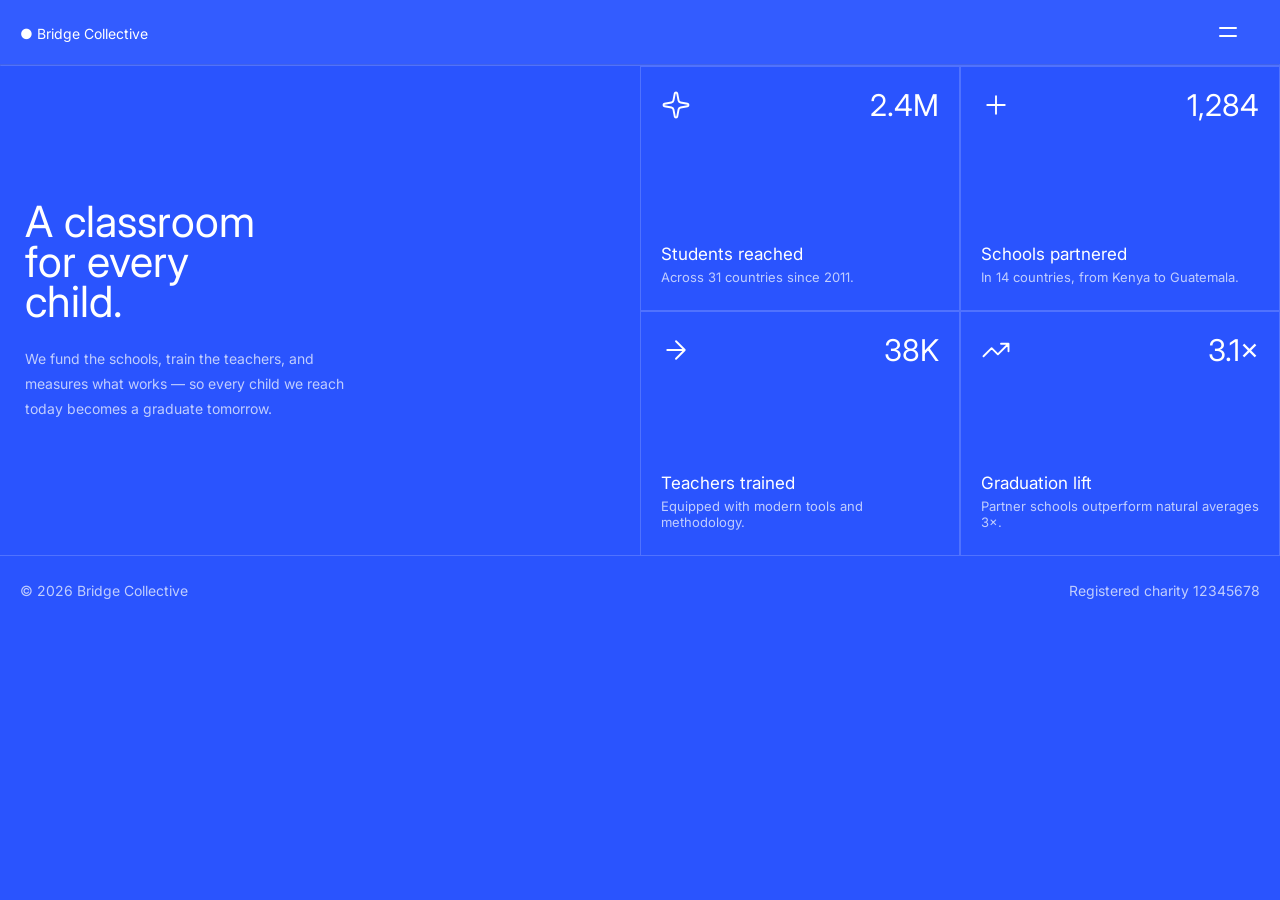
<file: index.html>
<!DOCTYPE html>
<html lang="en">
<head>
  <meta charset="UTF-8">
  <meta name="viewport" content="width=device-width, initial-scale=1.0">
  <title>Frontend mentor project-1</title>
  <link rel="stylesheet" href="style.css">
  <link rel="preconnect" href="https://fonts.googleapis.com">
  <link rel="preconnect" href="https://fonts.gstatic.com" crossorigin>
  <link href="https://fonts.googleapis.com/css2?family=Inter:ital,opsz,wght@0,14..32,100..900;1,14..32,100..900&display=swap" rel="stylesheet">
  <link rel="shortcut icon" href="./assets/images/favicon-32x32.png" type="image/x-icon">
</head>
<body>
  <header>
    <nav><p id="nav-text">&#9679; Bridge Collective</p>  <img src="./icon-menu.svg" alt="hamburger" id="hamburger"></nav>
  </header>
  <hr>

  <section>
    <div class="header-div">
      <p class="head-text">A classroom for every child.</p>

      <p class="less-text">
        We fund the schools, train the teachers, and measures what works &mdash;
        so every child we reach today becomes a graduate tomorrow.
      </p>
    </div>
    <div class="menu" id="menu">
      <ul>
        <li>About</li>
        <li>Our Work</li>
        <li>Partners</li>
        <li>Annual Report</li>
        <li>Donate</li>
      </ul>
    </div>
    <div class="section">
      <div class="section-div">
        <div class="section-header">
          <img src="./icon-sparkle.svg" alt="star-icon" class="section-img"> <span class="txt-size">2.4M</span>
        </div>
        <div>
          <p class="myp">Students reached</p>
          <p class="stat">Across 31 countries since 2011.</p>
        </div>
      </div>
      <div class="section-div">
        <div class="section-header">
          <img src="./icon-plus.svg" alt="plus-icon" class="section-img"> <span class="txt-size">1,284</span>
        </div>
        <div>
          <p class="myp">Schools partnered</p>
          <p class="stat">In 14 countries, from Kenya to Guatemala.</p>
        </div>
      </div>
      <div class="section-div">
        <div class="section-header">
          <img src="./icon-arrow-right.svg" alt="arrow-icon" class="section-img"> <span class="txt-size">38K</span>
        </div>
        <div>
          <p class="myp">Teachers trained</p>
          <p class="stat">Equipped with modern tools and methodology.</p>
        </div>
      </div>
      <div class="section-div">
        <div class="section-header">
          <img src="./icon-trending-up.svg" alt="chart-icon" class="section-img"  > <span class="txt-size">3.1&times;</span>
        </div>
        <div>
          <p class="myp">Graduation lift</p>
          <p class="stat">Partner schools outperform natural averages 3&times;.</p>
        </div>
      </div>
    </div>
  </section>
  <footer>
    <p>
      &copy; 2026 Bridge Collective
    </p>
    <p>
      Registered charity 12345678
    </p>
  </footer>

  <script src="script.js"></script>
</body>
</html>
</file>
<file: style.css>
:root {
--White: hsl(0, 0%, 100%);
--Blue-200: hsl(224, 100%, 95%);
--Blue-400: hsl(220, 100%, 64%);
--Blue-600: hsl(228, 100%, 60%);
--Blue-700: hsl(228, 99%, 58%);
--Black: hsl(0, 0%, 0%);
}
* {
  padding: 0;
  margin: 0;
  box-sizing: border-box;
  font-family: Inter;
}
body {
  background-color: var(--Blue-700);
}
nav {
  display: flex;
  justify-content: space-between;
  padding: 20px;
  font-size: 14px;
  color: var(--White);
}
#nav-text {
  padding-top: 5px; 
}
.menu {
  display: none;
  background-color: var(--Blue-600);
  color: var(--White);
  width: 100%;
  text-align: center;
  padding: 30px 0;
  font-size: 27px;
  position: absolute;
  top: 65px;
  font-weight: 400;
}
.menu ul li {
  padding: 9px 0;
}
hr {
  border-bottom: 1px solid var(--Blue-200);
  opacity: 0.2;
}
.header-div {
  padding: 50px 25px;
  display: flex;
  flex-direction: column;
  row-gap: 25px;
  color: var(--White);
  border-bottom: 1px solid hsla(224, 100%, 95%, 0.2);;

}
.head-text {
  font-size: 43px;
  line-height: 40px;
  color: var(--White);
}
.txt-size {
  font-weight: 400;
  font-size: 30px;
  color: var(--White);
}
.less-text {
  font-size: 14px;
  width: 96%;
  line-height: 25px;
  color: var(--Blue-200);
  opacity: 0.8;
}
.section-div {
  display: flex;
  flex-direction: column;
  justify-content: space-between;
  height: 300px;
  padding: 20px;
  color: var(--White);
  border-bottom: 1px solid hsla(224, 100%, 95%, 0.2);;
}
.section-div:hover {
  background-color: hsla(224, 100%, 95%,0.1);
}
.section-header {
  display: flex;
  justify-content: space-between;
}
.section-img {
  width: 30px;
}
.myp {
  font-size: 17px;
  padding-bottom: 5px;
}
.stat {
  font-size: 13px;
  width: 100%;
  color: var(--Blue-200);
  opacity: 0.8;
  padding-bottom: 5px;
}
footer {
  color: var(--Blue-200);
  opacity: 0.8;
  font-size: 14px;
  padding: 25px 20px;
  line-height: 20px;
}

@media(min-width:1024px) {
  body {
    background-color: var(--Blue-700);
  }
  header {
    background-color: var(--Blue-600);

  }
  .head-text {
    width: 45%;
  }
  .less-text {
    width: 55%;
  }
  section {
    display: grid;
    grid-template-columns: repeat(2,1fr);
  }
  .section {
    display: grid;
    grid-template-columns: repeat(2,1fr);
  }
  .section > div {
    height: 245px;
    border: 1px solid hsla(224, 100%, 95%, 0.2);
  }
  .header-div {
    justify-content: center;
    row-gap: 25px;
    margin: 0 auto;
  }
  footer {
    display: flex;
    justify-content: space-between;
  }
  .menu {
  display: none;
  background-color: var(--Blue-600);
  color: var(--White);
  width: 25%;
  height: 100%;
  text-align: right;
  padding: 20px 40px;
  font-size: 27px;
  position: absolute;
  top: 65px;
  right: 0;
  font-weight: 400;
  z-index: 100;
  }
  .menu ul li {
    padding: 9px 0;
    list-style-type: none;
  }
  .menu li:hover {
    text-decoration: underline;
  }
  header img {
    padding-right: 20px;
  }
}
</file>
<file: Project-1/style.css>
:root {
--White: hsl(0, 0%, 100%);
--Blue-200: hsl(224, 100%, 95%);
--Blue-400: hsl(220, 100%, 64%);
--Blue-600: hsl(228, 100%, 60%);
--Blue-700: hsl(228, 99%, 58%);
--Black: hsl(0, 0%, 0%);
}
* {
  padding: 0;
  margin: 0;
  box-sizing: border-box;
  font-family: Inter;
}
body {
  background-color: var(--Blue-700);
}
nav {
  display: flex;
  justify-content: space-between;
  padding: 20px;
  font-size: 14px;
  color: var(--White);
}
#nav-text {
  padding-top: 5px; 
}
.menu {
  display: none;
  background-color: var(--Blue-600);
  color: var(--White);
  width: 100%;
  text-align: center;
  padding: 30px 0;
  font-size: 27px;
  position: absolute;
  top: 65px;
  font-weight: 400;
}
.menu ul li {
  padding: 9px 0;
}
hr {
  border-bottom: 1px solid var(--Blue-200);
  opacity: 0.2;
}
.header-div {
  padding: 50px 25px;
  display: flex;
  flex-direction: column;
  row-gap: 25px;
  color: var(--White);
  border-bottom: 1px solid hsla(224, 100%, 95%, 0.2);;

}
.head-text {
  font-size: 43px;
  line-height: 40px;
  color: var(--White);
}
.txt-size {
  font-weight: 400;
  font-size: 30px;
  color: var(--White);
}
.less-text {
  font-size: 14px;
  width: 96%;
  line-height: 25px;
  color: var(--Blue-200);
  opacity: 0.8;
}
.section-div {
  display: flex;
  flex-direction: column;
  justify-content: space-between;
  height: 300px;
  padding: 20px;
  color: var(--White);
  border-bottom: 1px solid hsla(224, 100%, 95%, 0.2);;
}
.section-div:hover {
  background-color: hsla(224, 100%, 95%,0.1);
}
.section-header {
  display: flex;
  justify-content: space-between;
}
.section-img {
  width: 30px;
}
.myp {
  font-size: 17px;
  padding-bottom: 5px;
}
.stat {
  font-size: 13px;
  width: 100%;
  color: var(--Blue-200);
  opacity: 0.8;
  padding-bottom: 5px;
}
footer {
  color: var(--Blue-200);
  opacity: 0.8;
  font-size: 14px;
  padding: 25px 20px;
  line-height: 20px;
}

@media(min-width:1024px) {
  body {
    background-color: var(--Blue-700);
  }
  header {
    background-color: var(--Blue-600);

  }
  .head-text {
    width: 45%;
  }
  .less-text {
    width: 55%;
  }
  section {
    display: grid;
    grid-template-columns: repeat(2,1fr);
  }
  .section {
    display: grid;
    grid-template-columns: repeat(2,1fr);
  }
  .section > div {
    height: 245px;
    border: 1px solid hsla(224, 100%, 95%, 0.2);
  }
  .header-div {
    justify-content: center;
    row-gap: 25px;
    margin: 0 auto;
  }
  footer {
    display: flex;
    justify-content: space-between;
  }
  .menu {
  display: none;
  background-color: var(--Blue-600);
  color: var(--White);
  width: 25%;
  height: 100%;
  text-align: right;
  padding: 20px 40px;
  font-size: 27px;
  position: absolute;
  top: 65px;
  right: 0;
  font-weight: 400;
  z-index: 100;
  }
  .menu ul li {
    padding: 9px 0;
    list-style-type: none;
  }
  .menu li:hover {
    text-decoration: underline;
  }
  header img {
    padding-right: 20px;
  }
}
</file>
